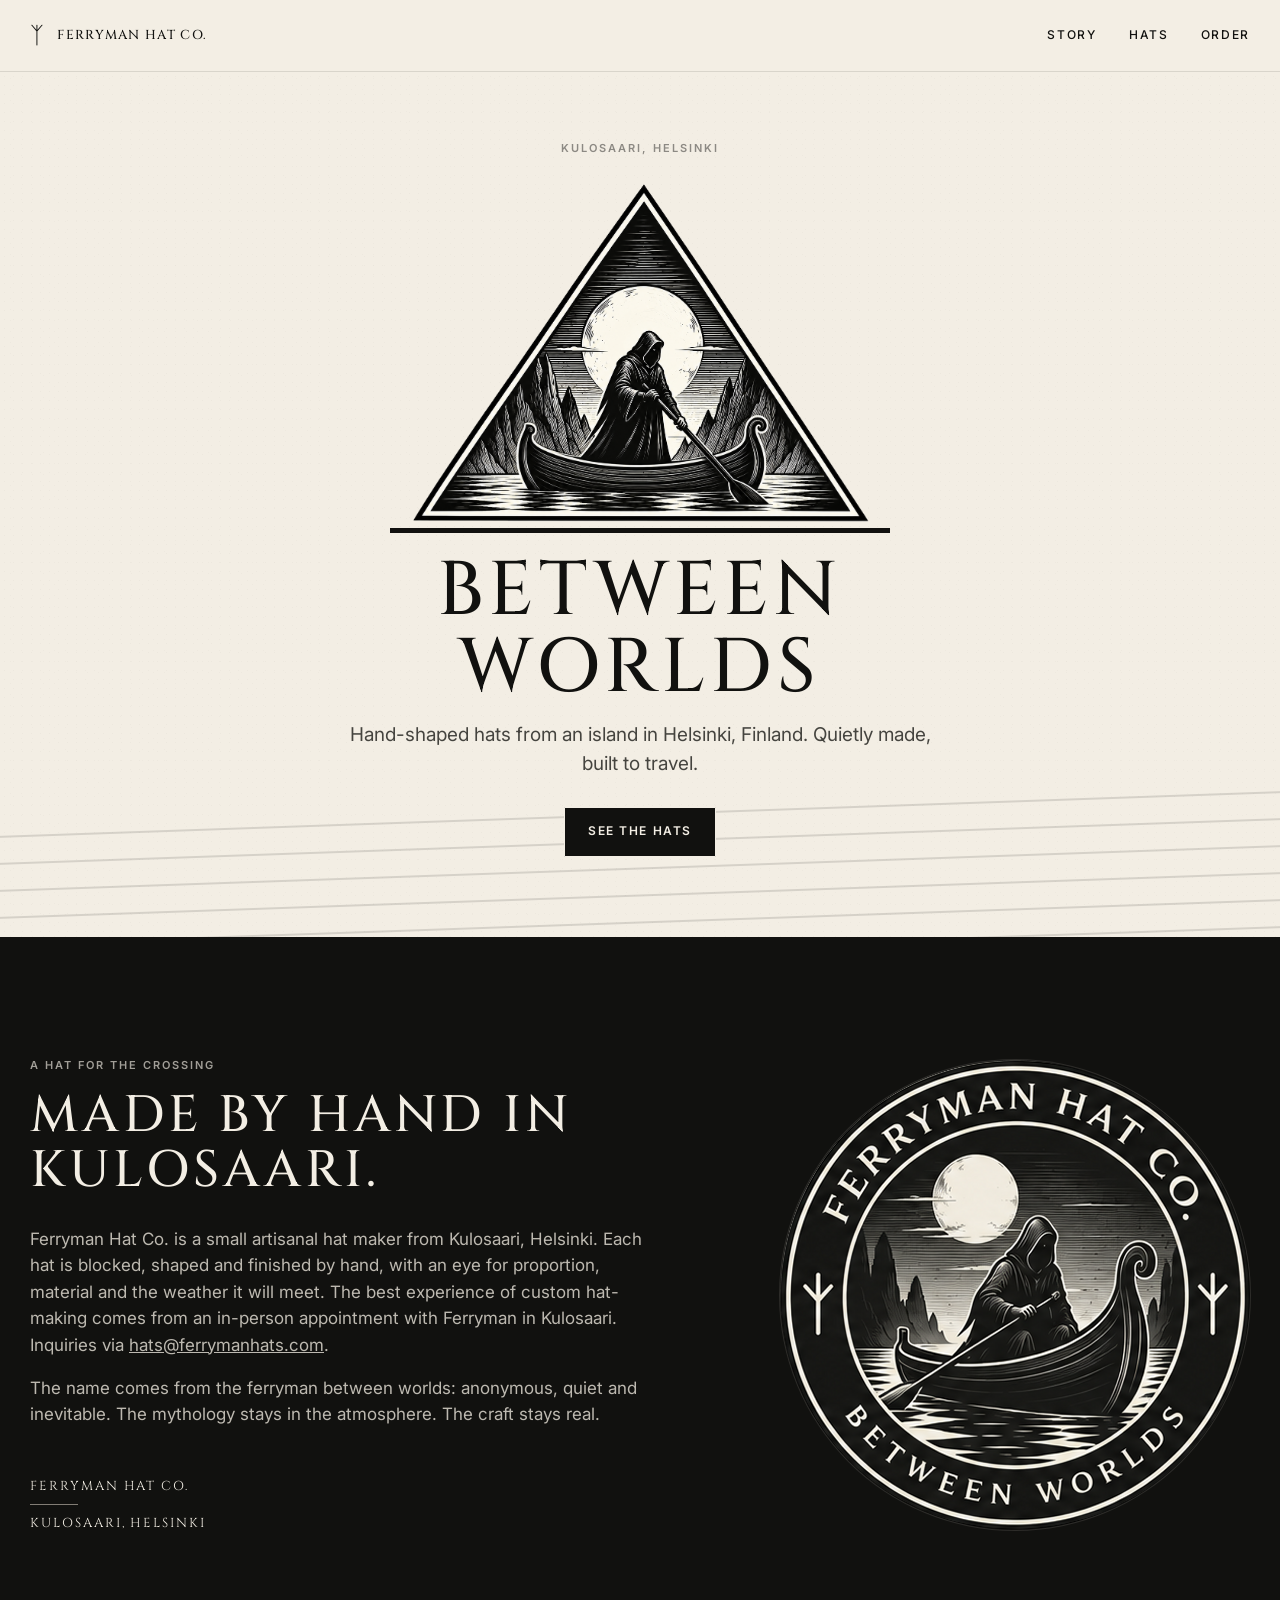
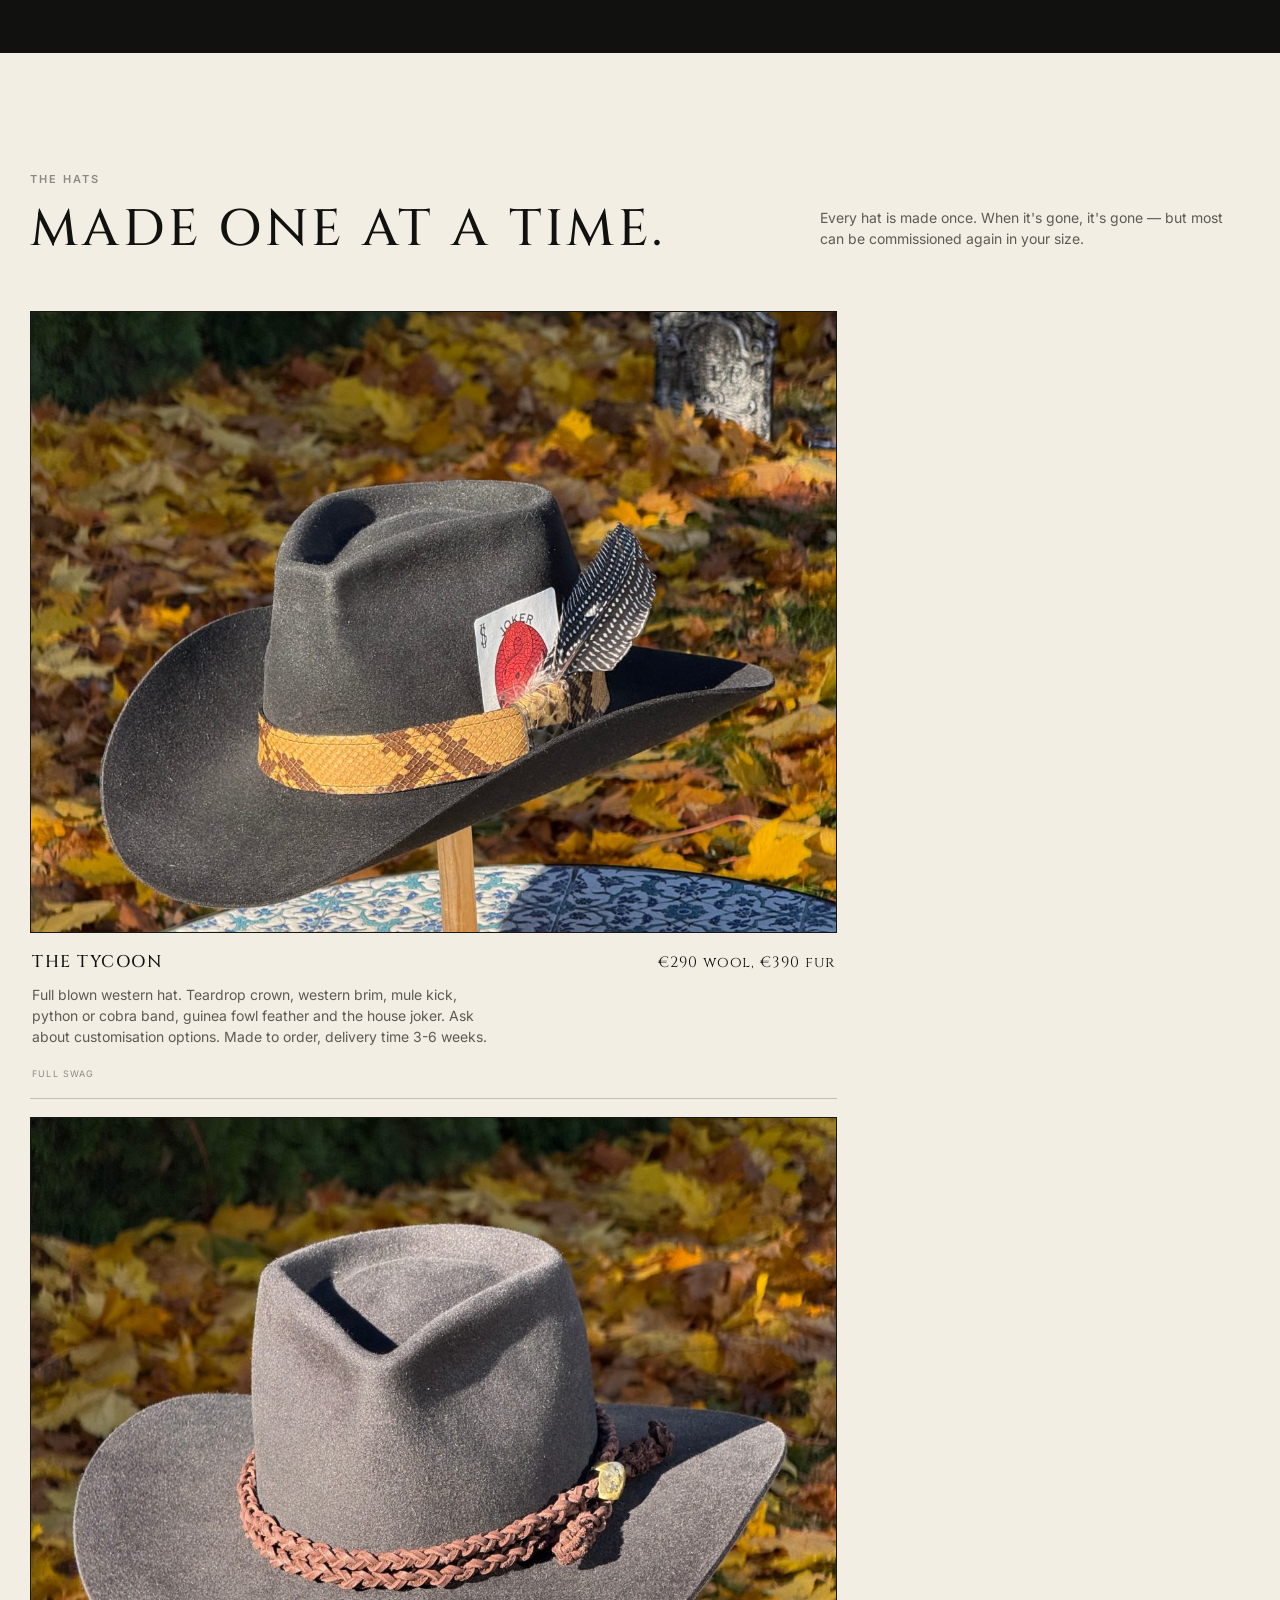
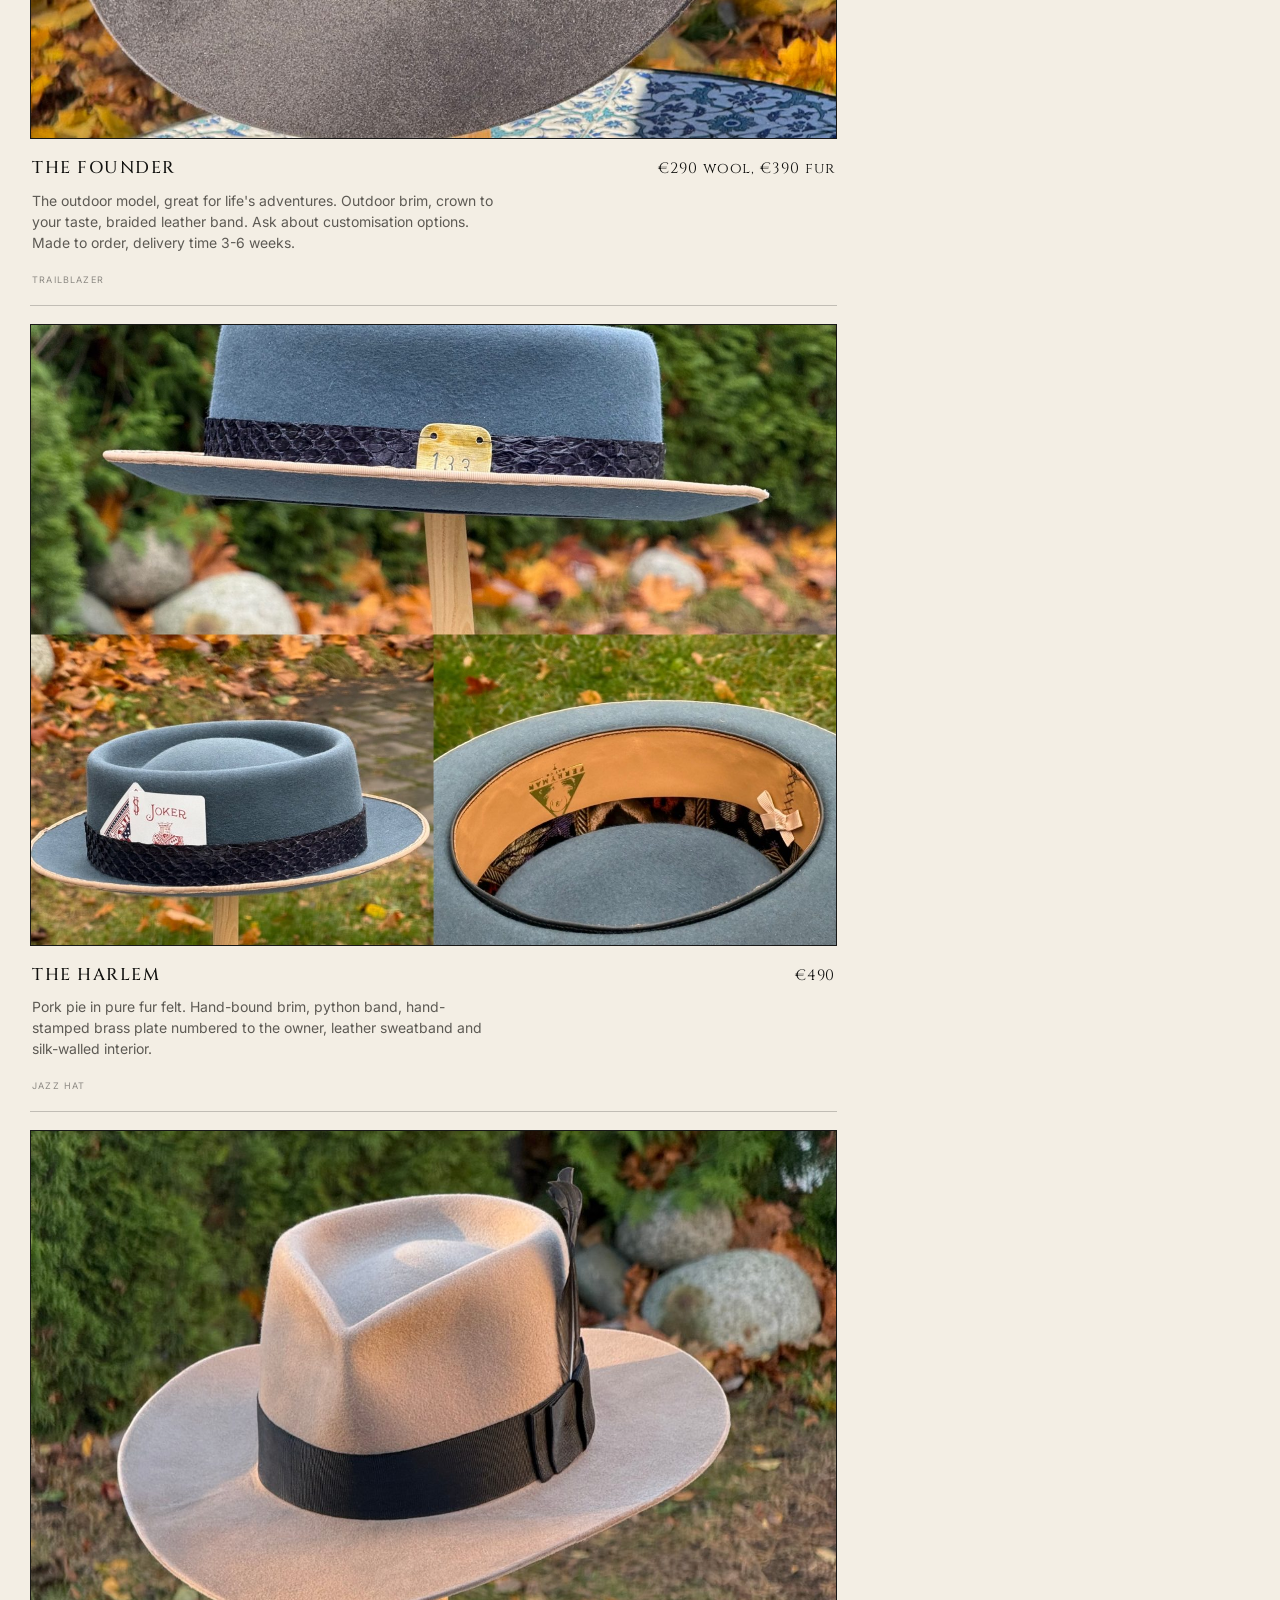
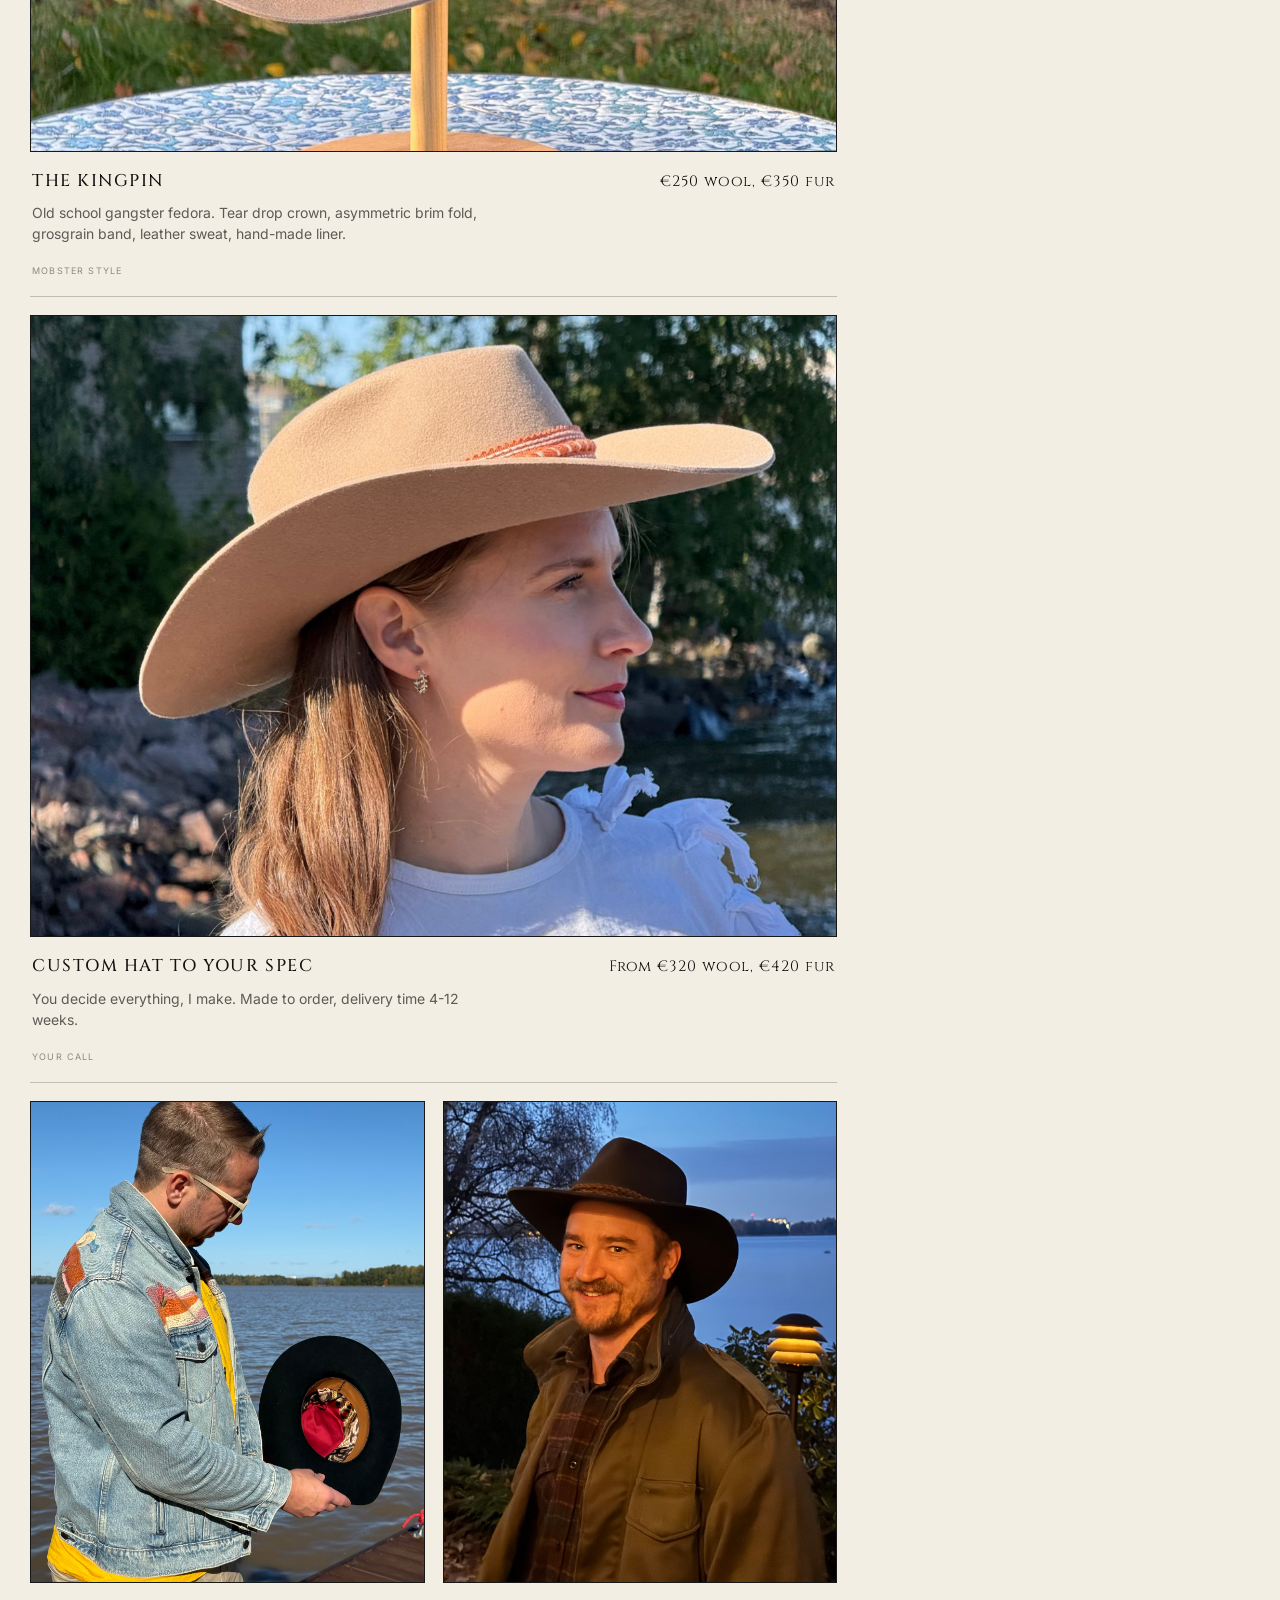
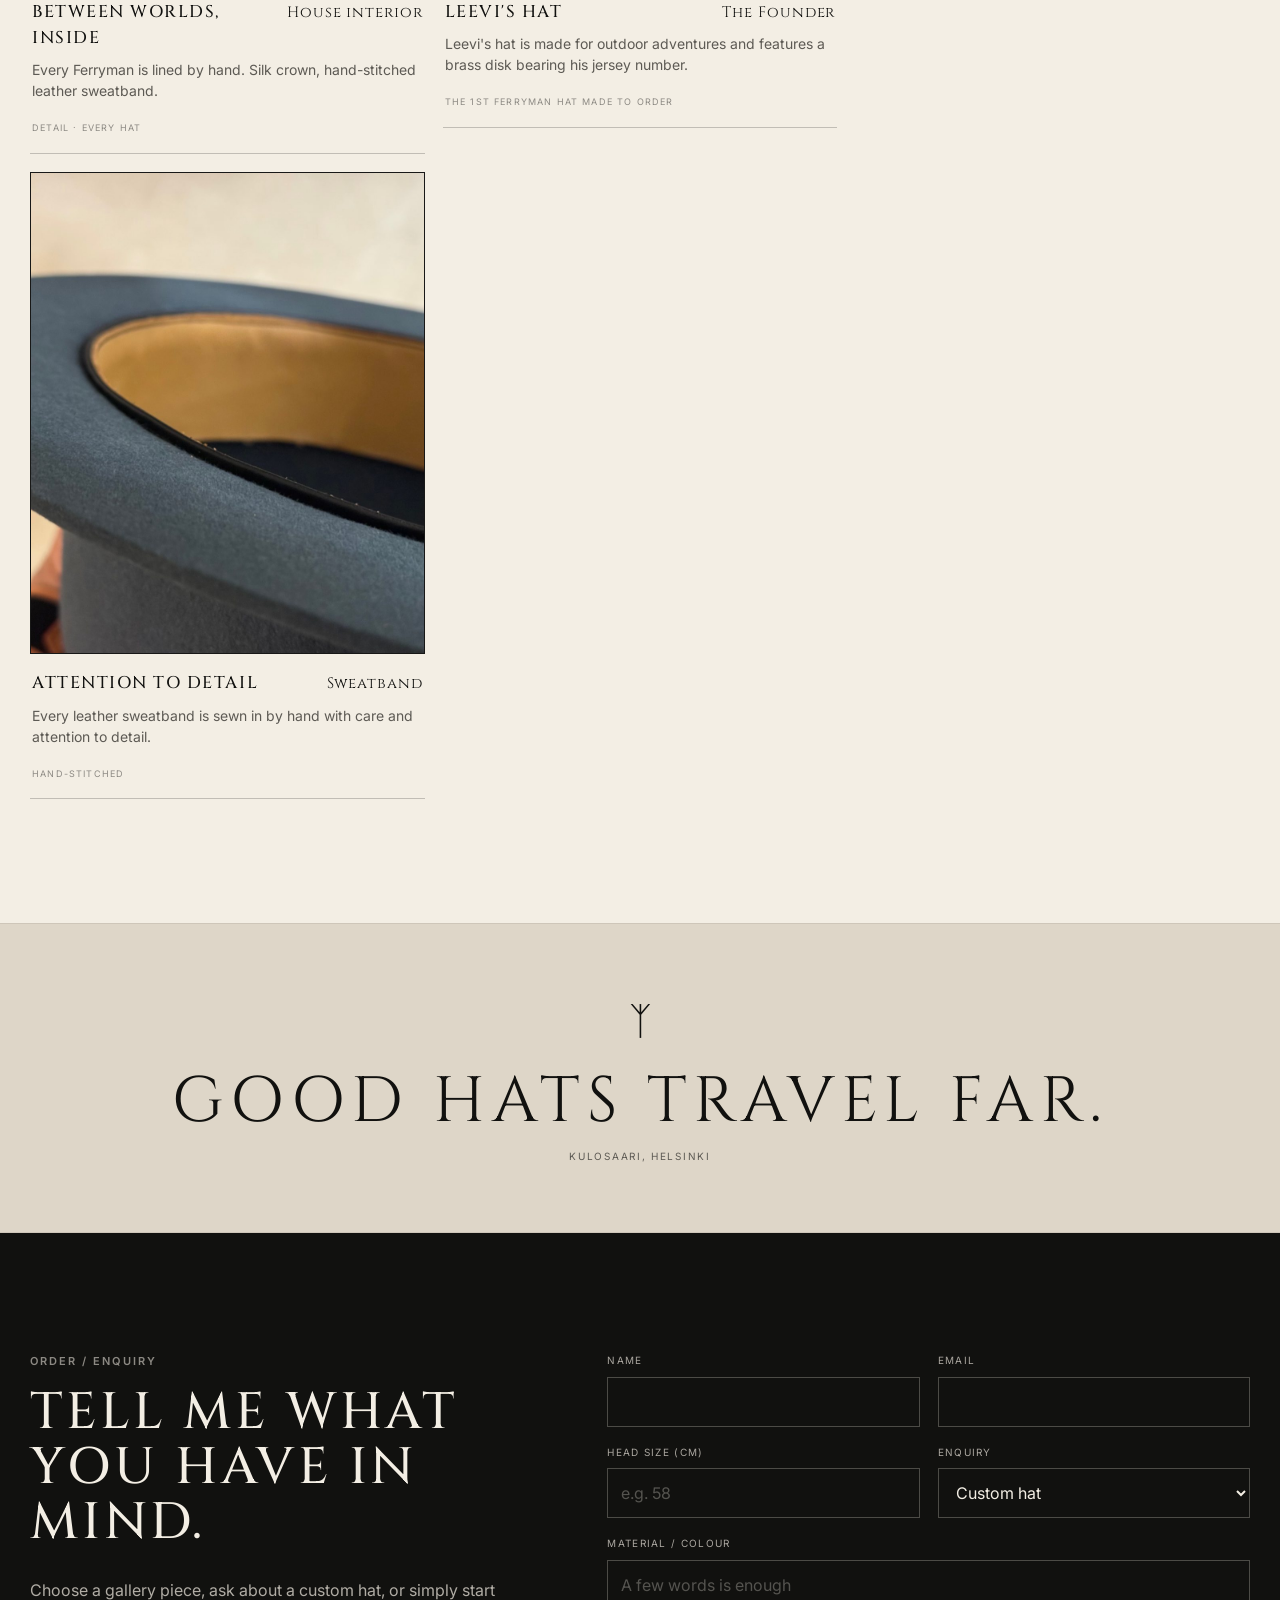
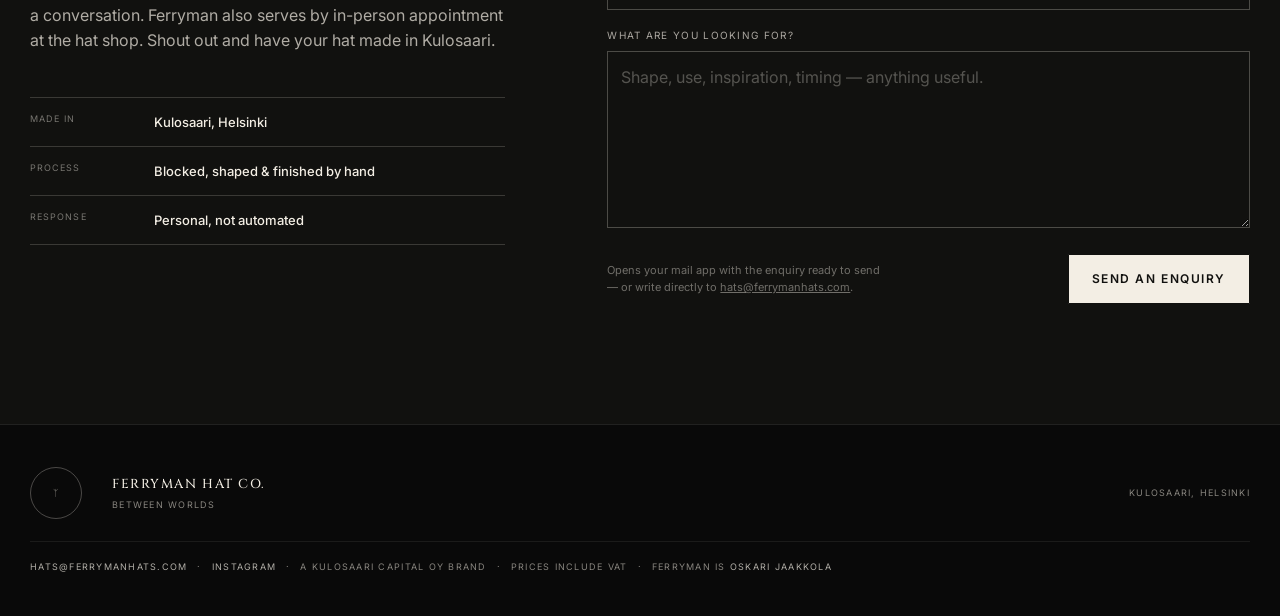
<file: index.html>
<!doctype html>
<html lang="en">
<head>
  <meta charset="utf-8" />
  <meta name="viewport" content="width=device-width, initial-scale=1" />
  <meta name="description" content="Ferryman Hat Co. — bespoke fur and wool felt hats, blocked, shaped and finished by hand in Kulosaari, Helsinki." />
  <title>Ferryman Hat Co. — Between Worlds</title>
  <link rel="canonical" href="https://ferrymanhats.com/" />
  <meta property="og:type" content="website" />
  <meta property="og:site_name" content="Ferryman Hat Co." />
  <meta property="og:title" content="Ferryman Hat Co. — Between Worlds" />
  <meta property="og:description" content="Bespoke fur and wool felt hats, blocked, shaped and finished by hand in Kulosaari, Helsinki." />
  <meta property="og:url" content="https://ferrymanhats.com/" />
  <meta property="og:image" content="https://ferrymanhats.com/assets/og-image.jpg" />
  <meta property="og:image:width" content="1200" />
  <meta property="og:image:height" content="630" />
  <meta name="twitter:card" content="summary_large_image" />
  <meta name="twitter:title" content="Ferryman Hat Co. — Between Worlds" />
  <meta name="twitter:description" content="Bespoke hats made by hand in Kulosaari, Helsinki." />
  <meta name="twitter:image" content="https://ferrymanhats.com/assets/og-image.jpg" />
  <meta name="theme-color" content="#11110f" />
  <link rel="icon" href="assets/favicon.svg" type="image/svg+xml" />
  <link rel="icon" href="assets/favicon-32.png" type="image/png" sizes="32x32" />
  <link rel="apple-touch-icon" href="assets/apple-touch-icon.png" />
  <link rel="preconnect" href="https://fonts.googleapis.com">
  <link rel="preconnect" href="https://fonts.gstatic.com" crossorigin>
  <link href="https://fonts.googleapis.com/css2?family=Cinzel:wght@400;500;600&family=Inter:wght@400;500;600&display=swap" rel="stylesheet">
  <link rel="stylesheet" href="styles.css" />
</head>
<body>
  <header class="site-header" id="top">
    <a class="brand-mini" href="#top" aria-label="Ferryman Hat Co. home">
      <span class="algiz" aria-hidden="true">ᛉ</span>
      <span>Ferryman Hat Co.</span>
    </a>
    <nav class="nav" aria-label="Primary navigation">
      <a href="#story">Story</a>
      <a href="#hats">Hats</a>
      <a href="#order">Order</a>
    </nav>
  </header>

  <main>
    <section class="hero" aria-labelledby="hero-title">
      <div class="hero-grain" aria-hidden="true"></div>
      <div class="hero-inner">
        <p class="eyebrow">Kulosaari, Helsinki</p>
        <img class="hero-logo" src="assets/triangle-logo-alpha.png" alt="Ferryman Hat Co. triangular ferryman logo" />
        <div class="hero-rule" aria-hidden="true"></div>
        <h1 id="hero-title">Between Worlds</h1>
        <p class="hero-copy">Hand-shaped hats from an island in Helsinki, Finland. Quietly made, built to travel.</p>
        <a class="button button-dark" href="#hats">See the hats</a>
      </div>
      <div class="water-lines" aria-hidden="true"></div>
    </section>

    <section class="story section-dark" id="story" aria-labelledby="story-title">
      <div class="story-copy">
        <p class="eyebrow eyebrow-light">A hat for the crossing</p>
        <h2 id="story-title">Made by hand in Kulosaari.</h2>
        <p>Ferryman Hat Co. is a small artisanal hat maker from Kulosaari, Helsinki. Each hat is blocked, shaped and finished by hand, with an eye for proportion, material and the weather it will meet. The best experience of custom hat-making comes from an in-person appointment with Ferryman in Kulosaari. Inquiries via <a href="mailto:hats@ferrymanhats.com">hats@ferrymanhats.com</a>.</p>
        <p>The name comes from the ferryman between worlds: anonymous, quiet and inevitable. The mythology stays in the atmosphere. The craft stays real.</p>
        <div class="origin-lockup">
          <span>FERRYMAN HAT CO.</span>
          <i aria-hidden="true"></i>
          <span>KULOSAARI, HELSINKI</span>
        </div>
      </div>
      <div class="story-seal">
        <img src="assets/round-logo-circle.png" alt="Ferryman Hat Co. round badge, Between Worlds" />
      </div>
    </section>

    <section class="gallery" id="hats" aria-labelledby="gallery-title">
      <div class="section-heading">
        <div>
          <p class="eyebrow">The hats</p>
          <h2 id="gallery-title">Made one at a time.</h2>
        </div>
        <p class="section-note">Every hat is made once. When it's gone, it's gone — but most can be commissioned again in your size.</p>
      </div>

      <div class="hat-grid" id="hat-grid">
        <noscript><p>Enable JavaScript to see the hats.</p></noscript>
      </div>
    </section>

    <section class="quote-band" aria-label="Brand statement">
      <div class="quote-rune" aria-hidden="true">ᛉ</div>
      <p>Good hats travel far.</p>
      <span>Kulosaari, Helsinki</span>
    </section>

    <section class="order" id="order" aria-labelledby="order-title">
      <div class="order-intro">
        <p class="eyebrow">Order / enquiry</p>
        <h2 id="order-title">Tell me what you have in mind.</h2>
        <p>Choose a gallery piece, ask about a custom hat, or simply start a conversation. Ferryman also serves by in-person appointment at the hat shop. Shout out and have your hat made in Kulosaari.</p>
        <div class="order-details">
          <div><span>Made in</span><strong>Kulosaari, Helsinki</strong></div>
          <div><span>Process</span><strong>Blocked, shaped &amp; finished by hand</strong></div>
          <div><span>Response</span><strong>Personal, not automated</strong></div>
        </div>
      </div>

      <form class="order-form" id="order-form">
        <div class="field-grid two">
          <label><span>Name</span><input name="name" autocomplete="name" required /></label>
          <label><span>Email</span><input type="email" name="email" autocomplete="email" required /></label>
        </div>
        <div class="field-grid two">
          <label><span>Head size (cm)</span><input name="headSize" inputmode="decimal" placeholder="e.g. 58" /></label>
          <label><span>Enquiry</span>
            <select name="enquiry">
              <option>Custom hat</option>
              <option>Gallery piece</option>
              <option>Repair / reshape</option>
              <option>Not sure yet</option>
            </select>
          </label>
        </div>
        <label><span>Material / colour</span><input name="material" placeholder="A few words is enough" /></label>
        <label><span>What are you looking for?</span><textarea name="notes" rows="6" placeholder="Shape, use, inspiration, timing — anything useful."></textarea></label>
        <div class="form-footer">
          <p id="form-status">Opens your mail app with the enquiry ready to send — or write directly to <a href="mailto:hats@ferrymanhats.com">hats@ferrymanhats.com</a>.</p>
          <button class="button button-light" type="submit">Send an enquiry</button>
        </div>
      </form>
    </section>
  </main>

  <footer class="footer">
    <div class="footer-mark"><span class="algiz" aria-hidden="true">ᛉ</span></div>
    <div>
      <strong>Ferryman Hat Co.</strong>
      <span>Between Worlds</span>
    </div>
    <div class="footer-origin">Kulosaari, Helsinki</div>
    <div class="footer-legal">
      <a href="mailto:hats@ferrymanhats.com">hats@ferrymanhats.com</a>
      <span aria-hidden="true">·</span>
      <a href="https://www.instagram.com/ferrymanhats/" rel="me noopener" target="_blank">Instagram</a>
      <span aria-hidden="true">·</span>
      <span>A Kulosaari Capital Oy brand</span>
      <span aria-hidden="true">·</span>
      <span>Prices include VAT</span>
      <span aria-hidden="true">·</span>
      <span>Ferryman is <a href="https://www.linkedin.com/in/oskari-jaakkola-cfa-745a1527/">Oskari Jaakkola</a></span>
    </div>
  </footer>

  <script src="script.js"></script>
<script data-goatcounter="https://ferrymanhats.goatcounter.com/count"
        async src="//gc.zgo.at/count.js"></script>
</body>
</html>
</file>
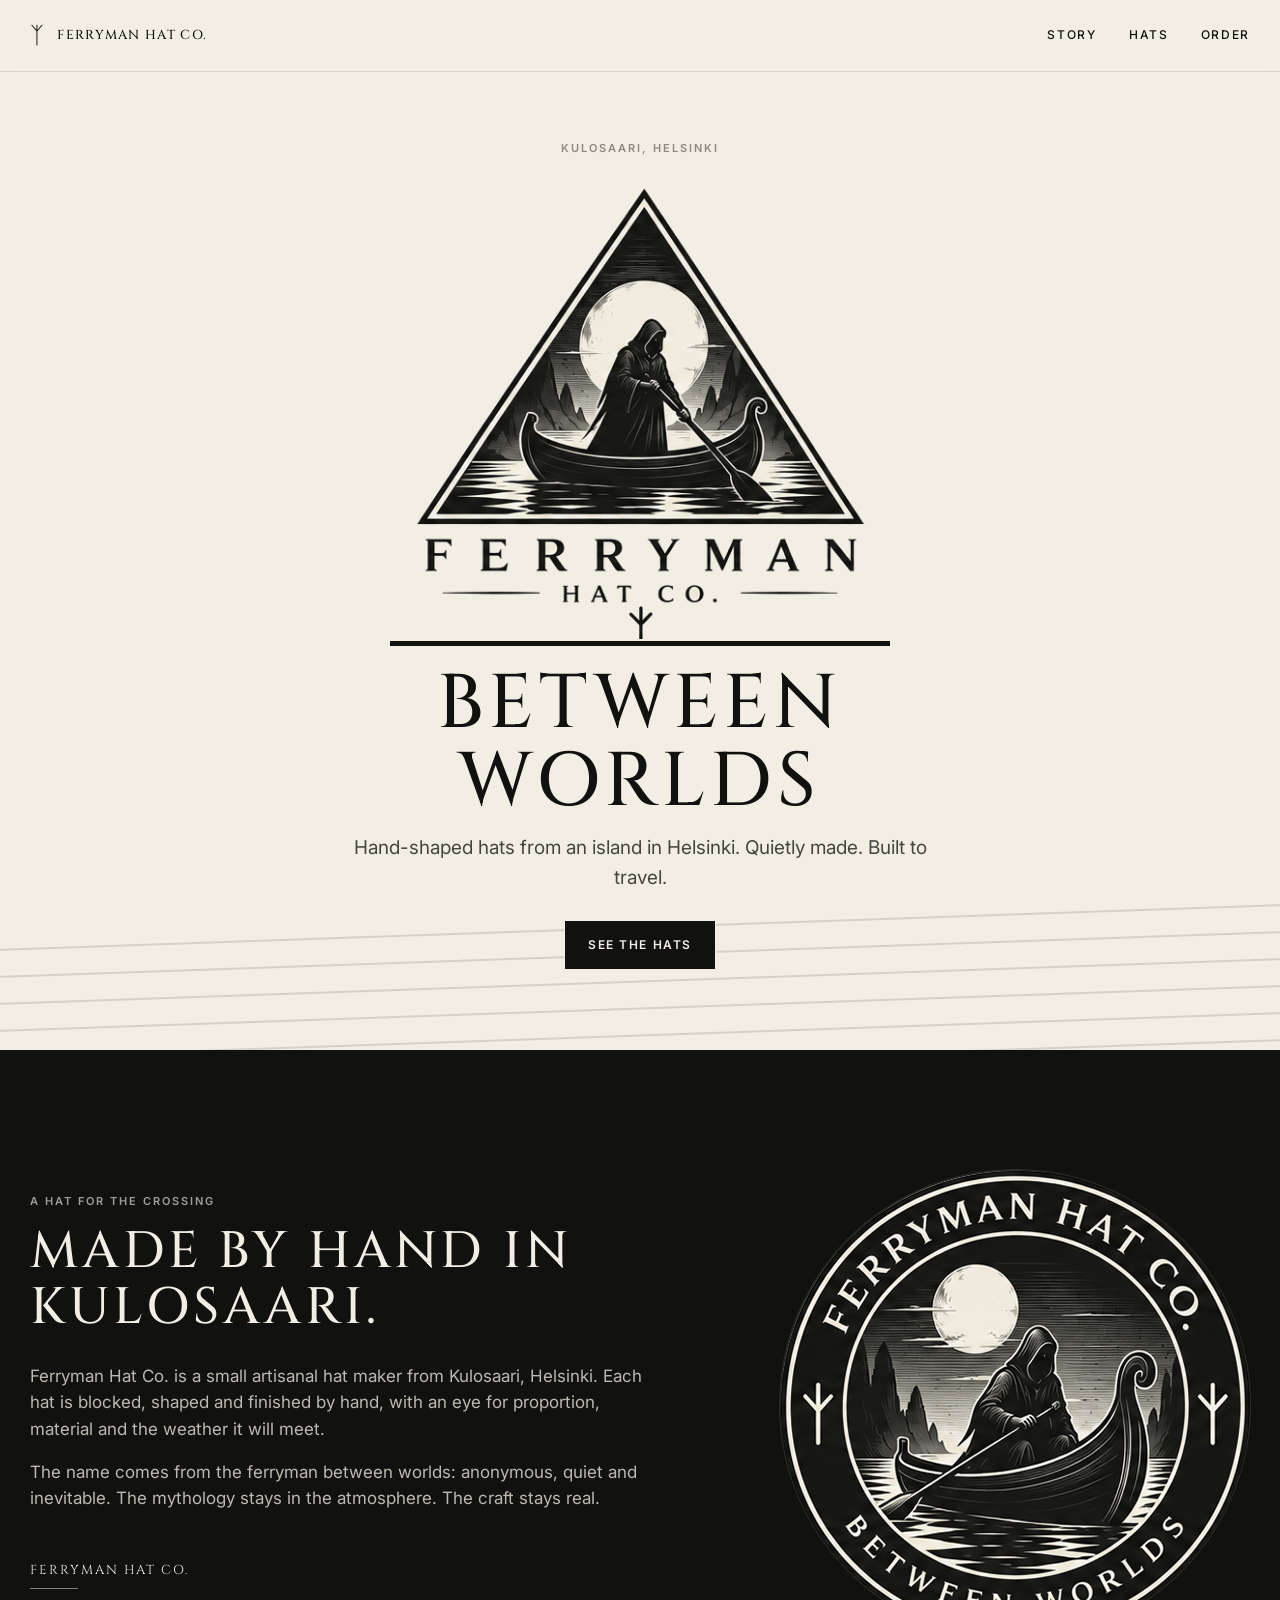
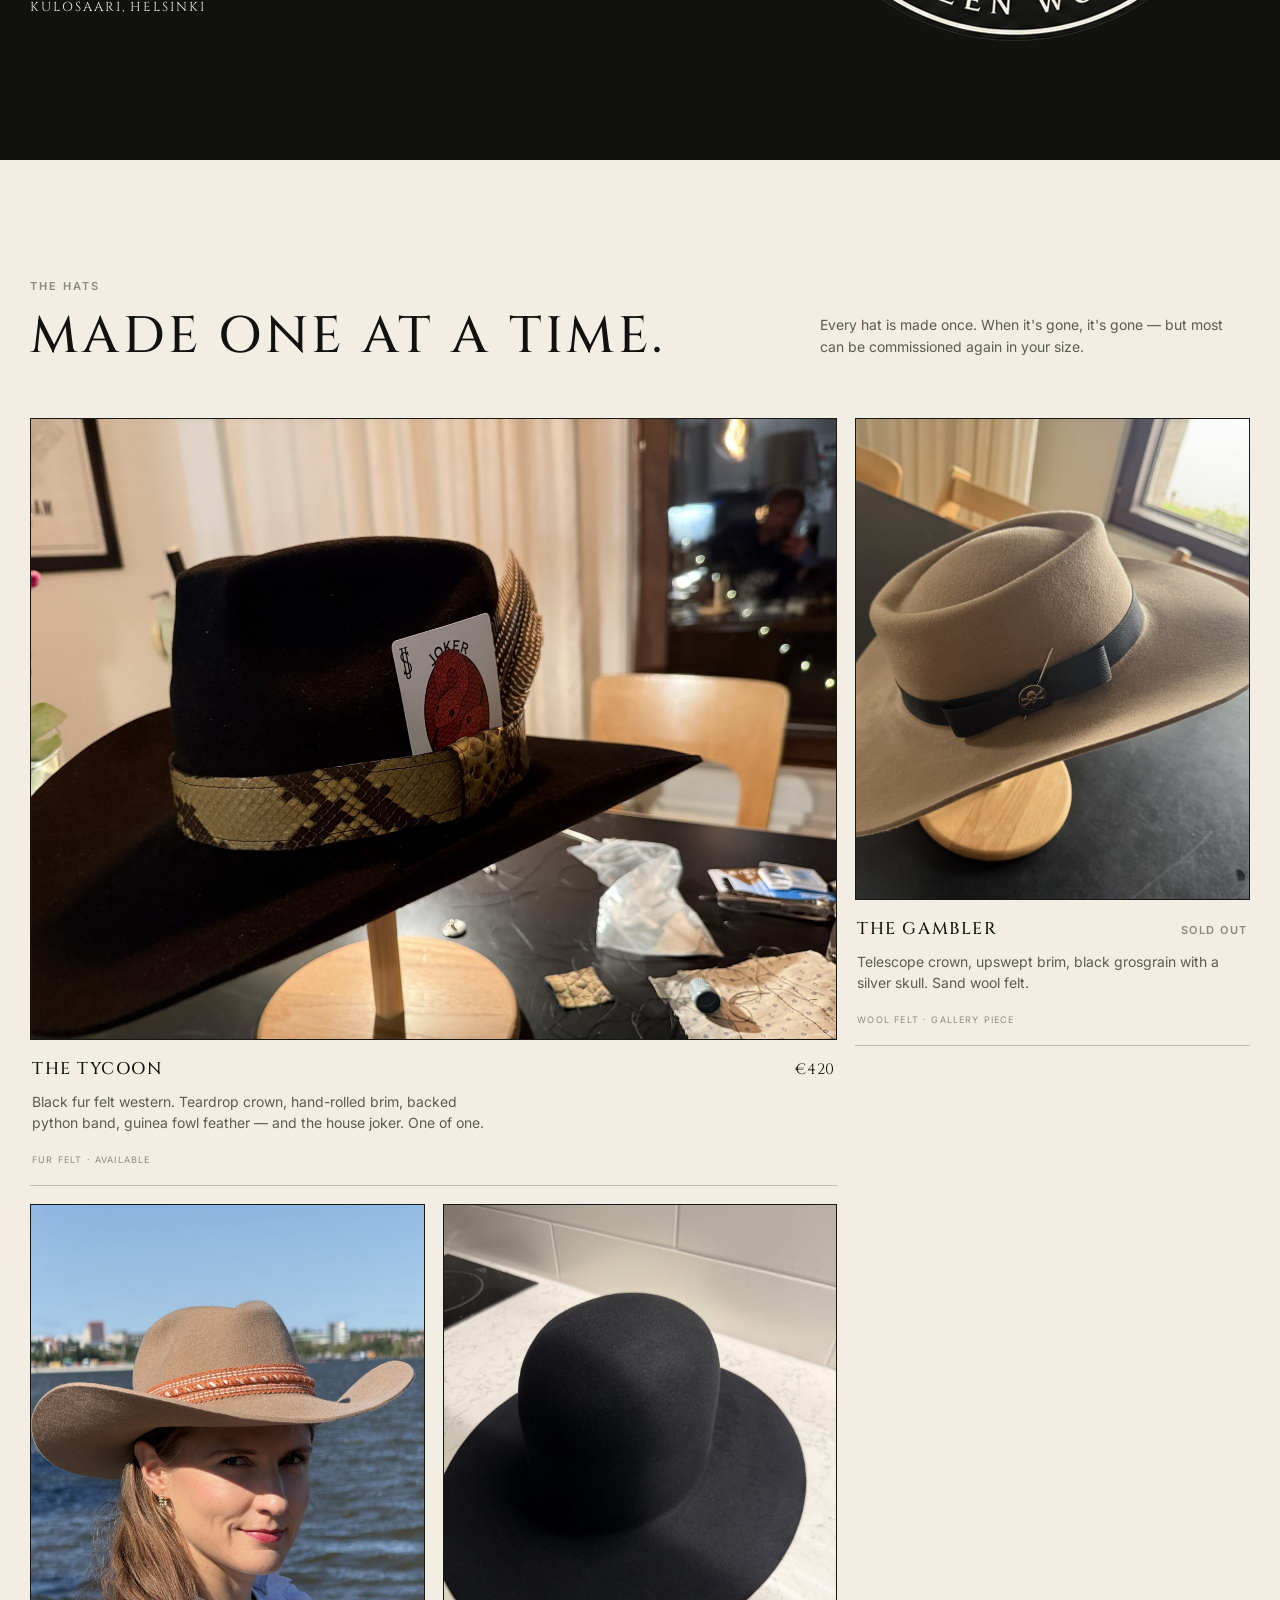
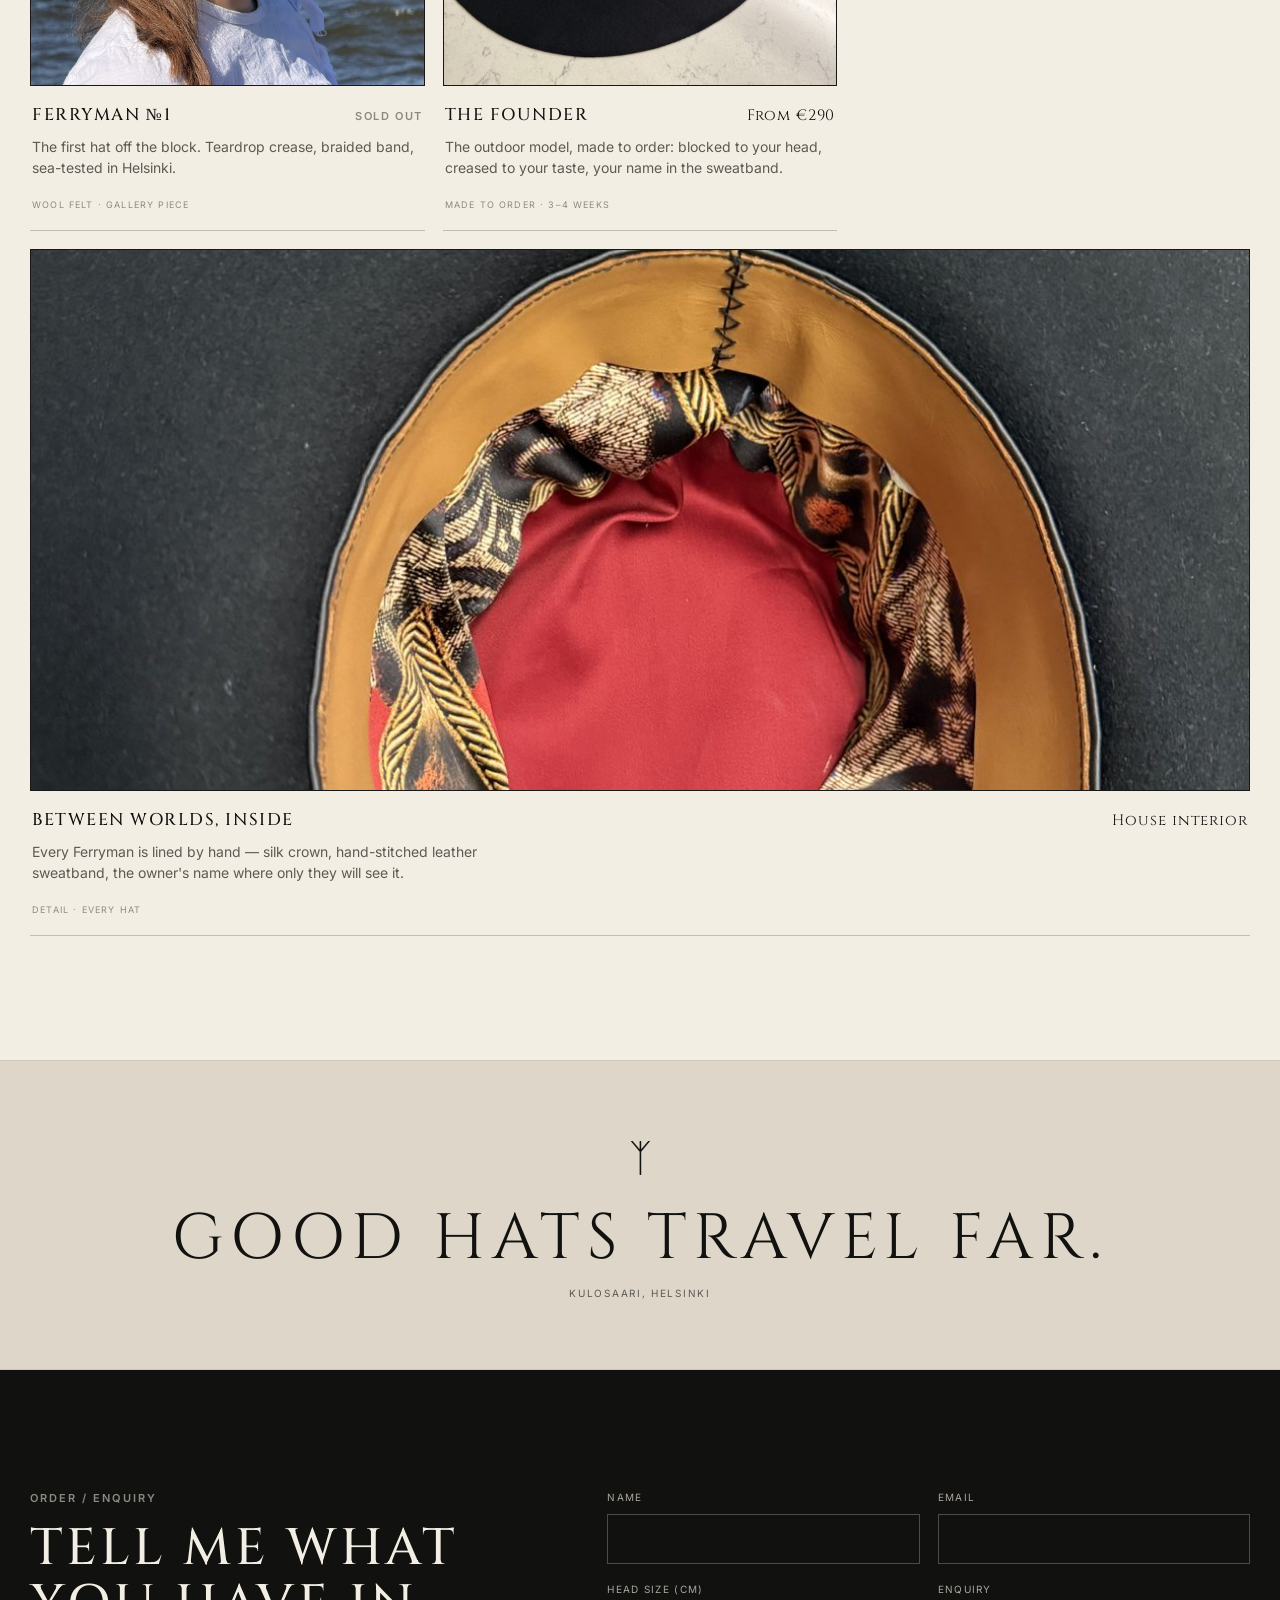
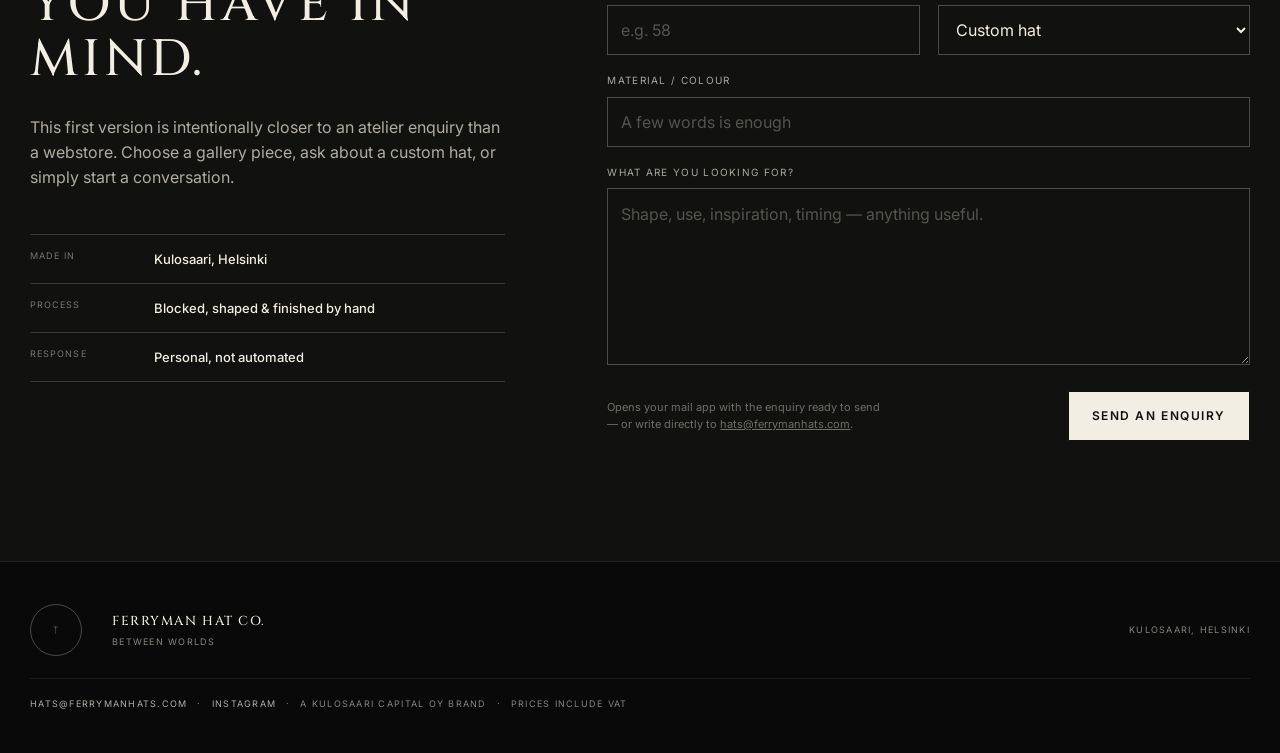
<file: ferrymanhats-site/index.html>
<!doctype html>
<html lang="en">
<head>
  <meta charset="utf-8" />
  <meta name="viewport" content="width=device-width, initial-scale=1" />
  <meta name="description" content="Ferryman Hat Co. — bespoke fur and wool felt hats, blocked, shaped and finished by hand in Kulosaari, Helsinki." />
  <title>Ferryman Hat Co. — Between Worlds</title>
  <link rel="canonical" href="https://ferrymanhats.com/" />
  <meta property="og:type" content="website" />
  <meta property="og:site_name" content="Ferryman Hat Co." />
  <meta property="og:title" content="Ferryman Hat Co. — Between Worlds" />
  <meta property="og:description" content="Bespoke fur and wool felt hats, blocked, shaped and finished by hand in Kulosaari, Helsinki." />
  <meta property="og:url" content="https://ferrymanhats.com/" />
  <meta property="og:image" content="https://ferrymanhats.com/assets/og-image.jpg" />
  <meta property="og:image:width" content="1200" />
  <meta property="og:image:height" content="630" />
  <meta name="twitter:card" content="summary_large_image" />
  <meta name="twitter:title" content="Ferryman Hat Co. — Between Worlds" />
  <meta name="twitter:description" content="Bespoke hats made by hand in Kulosaari, Helsinki." />
  <meta name="twitter:image" content="https://ferrymanhats.com/assets/og-image.jpg" />
  <meta name="theme-color" content="#11110f" />
  <link rel="icon" href="assets/favicon.svg" type="image/svg+xml" />
  <link rel="icon" href="assets/favicon-32.png" type="image/png" sizes="32x32" />
  <link rel="apple-touch-icon" href="assets/apple-touch-icon.png" />
  <link rel="preconnect" href="https://fonts.googleapis.com">
  <link rel="preconnect" href="https://fonts.gstatic.com" crossorigin>
  <link href="https://fonts.googleapis.com/css2?family=Cinzel:wght@400;500;600&family=Inter:wght@400;500;600&display=swap" rel="stylesheet">
  <link rel="stylesheet" href="styles.css" />
</head>
<body>
  <header class="site-header" id="top">
    <a class="brand-mini" href="#top" aria-label="Ferryman Hat Co. home">
      <span class="algiz" aria-hidden="true">ᛉ</span>
      <span>Ferryman Hat Co.</span>
    </a>
    <nav class="nav" aria-label="Primary navigation">
      <a href="#story">Story</a>
      <a href="#hats">Hats</a>
      <a href="#order">Order</a>
    </nav>
  </header>

  <main>
    <section class="hero" aria-labelledby="hero-title">
      <div class="hero-grain" aria-hidden="true"></div>
      <div class="hero-inner">
        <p class="eyebrow">Kulosaari, Helsinki</p>
        <img class="hero-logo" src="assets/triangle-logo-alpha.png" alt="Ferryman Hat Co. triangular ferryman logo" />
        <div class="hero-rule" aria-hidden="true"></div>
        <h1 id="hero-title">Between Worlds</h1>
        <p class="hero-copy">Hand-shaped hats from an island in Helsinki. Quietly made. Built to travel.</p>
        <a class="button button-dark" href="#hats">See the hats</a>
      </div>
      <div class="water-lines" aria-hidden="true"></div>
    </section>

    <section class="story section-dark" id="story" aria-labelledby="story-title">
      <div class="story-copy">
        <p class="eyebrow eyebrow-light">A hat for the crossing</p>
        <h2 id="story-title">Made by hand in Kulosaari.</h2>
        <p>Ferryman Hat Co. is a small artisanal hat maker from Kulosaari, Helsinki. Each hat is blocked, shaped and finished by hand, with an eye for proportion, material and the weather it will meet.</p>
        <p>The name comes from the ferryman between worlds: anonymous, quiet and inevitable. The mythology stays in the atmosphere. The craft stays real.</p>
        <div class="origin-lockup">
          <span>FERRYMAN HAT CO.</span>
          <i aria-hidden="true"></i>
          <span>KULOSAARI, HELSINKI</span>
        </div>
      </div>
      <div class="story-seal">
        <img src="assets/round-logo-circle.png" alt="Ferryman Hat Co. round badge, Between Worlds" />
      </div>
    </section>

    <section class="gallery" id="hats" aria-labelledby="gallery-title">
      <div class="section-heading">
        <div>
          <p class="eyebrow">The hats</p>
          <h2 id="gallery-title">Made one at a time.</h2>
        </div>
        <p class="section-note">Every hat is made once. When it's gone, it's gone — but most can be commissioned again in your size.</p>
      </div>

      <div class="hat-grid" id="hat-grid">
        <noscript><p>Enable JavaScript to see the hats.</p></noscript>
      </div>
    </section>

    <section class="quote-band" aria-label="Brand statement">
      <div class="quote-rune" aria-hidden="true">ᛉ</div>
      <p>Good hats travel far.</p>
      <span>Kulosaari, Helsinki</span>
    </section>

    <section class="order" id="order" aria-labelledby="order-title">
      <div class="order-intro">
        <p class="eyebrow">Order / enquiry</p>
        <h2 id="order-title">Tell me what you have in mind.</h2>
        <p>This first version is intentionally closer to an atelier enquiry than a webstore. Choose a gallery piece, ask about a custom hat, or simply start a conversation.</p>
        <div class="order-details">
          <div><span>Made in</span><strong>Kulosaari, Helsinki</strong></div>
          <div><span>Process</span><strong>Blocked, shaped &amp; finished by hand</strong></div>
          <div><span>Response</span><strong>Personal, not automated</strong></div>
        </div>
      </div>

      <form class="order-form" id="order-form">
        <div class="field-grid two">
          <label><span>Name</span><input name="name" autocomplete="name" required /></label>
          <label><span>Email</span><input type="email" name="email" autocomplete="email" required /></label>
        </div>
        <div class="field-grid two">
          <label><span>Head size (cm)</span><input name="headSize" inputmode="decimal" placeholder="e.g. 58" /></label>
          <label><span>Enquiry</span>
            <select name="enquiry">
              <option>Custom hat</option>
              <option>Gallery piece</option>
              <option>Repair / reshape</option>
              <option>Not sure yet</option>
            </select>
          </label>
        </div>
        <label><span>Material / colour</span><input name="material" placeholder="A few words is enough" /></label>
        <label><span>What are you looking for?</span><textarea name="notes" rows="6" placeholder="Shape, use, inspiration, timing — anything useful."></textarea></label>
        <div class="form-footer">
          <p id="form-status">Opens your mail app with the enquiry ready to send — or write directly to <a href="mailto:hats@ferrymanhats.com">hats@ferrymanhats.com</a>.</p>
          <button class="button button-light" type="submit">Send an enquiry</button>
        </div>
      </form>
    </section>
  </main>

  <footer class="footer">
    <div class="footer-mark"><span class="algiz" aria-hidden="true">ᛉ</span></div>
    <div>
      <strong>Ferryman Hat Co.</strong>
      <span>Between Worlds</span>
    </div>
    <div class="footer-origin">Kulosaari, Helsinki</div>
    <div class="footer-legal">
      <a href="mailto:hats@ferrymanhats.com">hats@ferrymanhats.com</a>
      <span aria-hidden="true">·</span>
      <a href="https://www.instagram.com/ferrymanhats/" rel="me noopener" target="_blank">Instagram</a>
      <span aria-hidden="true">·</span>
      <span>A Kulosaari Capital Oy brand</span>
      <span aria-hidden="true">·</span>
      <span>Prices include VAT</span>
    </div>
  </footer>

  <script src="script.js"></script>
</body>
</html>
</file>
<file: styles.css>
:root {
  --ink: #11110f;
  --ivory: #f3eee4;
  --paper: #ded6c8;
  --ash: #8c8983;
  --line: rgba(17, 17, 15, 0.22);
  --display: "Cinzel", Georgia, serif;
  --sans: "Inter", Arial, sans-serif;
  --page: min(1220px, calc(100vw - 48px));
}

* { box-sizing: border-box; }
html { scroll-behavior: smooth; }
body {
  margin: 0;
  background: var(--ivory);
  color: var(--ink);
  font-family: var(--sans);
  font-size: 16px;
  line-height: 1.55;
  -webkit-font-smoothing: antialiased;
}
a { color: inherit; }
img { display: block; max-width: 100%; }
button, input, textarea, select { font: inherit; }

.site-header {
  position: fixed;
  z-index: 30;
  top: 0;
  left: 0;
  right: 0;
  display: flex;
  justify-content: space-between;
  align-items: center;
  height: 72px;
  padding: 0 max(24px, calc((100vw - 1220px) / 2));
  color: var(--ink);
  background: color-mix(in srgb, var(--ivory) 88%, transparent);
  border-bottom: 1px solid rgba(17,17,15,.11);
  backdrop-filter: blur(14px);
}
.brand-mini {
  display: inline-flex;
  gap: 12px;
  align-items: center;
  text-decoration: none;
  font-family: var(--display);
  text-transform: uppercase;
  letter-spacing: .10em;
  font-size: 13px;
  font-weight: 500;
}
.algiz { font-family: serif; font-size: 23px; line-height: 1; }
.nav { display: flex; gap: 32px; }
.nav a {
  text-decoration: none;
  text-transform: uppercase;
  letter-spacing: .14em;
  font-size: 12px;
  font-weight: 500;
}
.nav a:hover { opacity: .55; }

.hero {
  position: relative;
  min-height: 100vh;
  padding-top: 92px;
  overflow: hidden;
  display: grid;
  place-items: center;
  background: var(--ivory);
}
.hero-inner {
  position: relative;
  z-index: 2;
  width: min(760px, calc(100vw - 40px));
  margin: 48px auto 80px;
  text-align: center;
}
.hero-logo {
  width: min(465px, 67vw);
  margin: 22px auto 0;

}
.hero-rule {
  width: min(500px, 72vw);
  height: 5px;
  margin: 2px auto 20px;
  background: var(--ink);
}
.eyebrow {
  margin: 0 0 14px;
  color: var(--ash);
  text-transform: uppercase;
  letter-spacing: .18em;
  font-size: 11px;
  font-weight: 600;
}
.eyebrow-light { color: rgba(243,238,228,.64); }
.hero h1, h2 {
  font-family: var(--display);
  text-transform: uppercase;
  letter-spacing: .075em;
  font-weight: 500;
}
.hero h1 {
  margin: 12px 0 12px;
  font-size: clamp(42px, 6vw, 76px);
  line-height: 1.02;
}
.hero-copy {
  max-width: 590px;
  margin: 0 auto 28px;
  color: #45443f;
  font-size: clamp(16px, 1.6vw, 19px);
}
.button {
  display: inline-flex;
  align-items: center;
  justify-content: center;
  min-height: 50px;
  padding: 0 23px;
  border: 1px solid currentColor;
  border-radius: 1px;
  text-decoration: none;
  text-transform: uppercase;
  letter-spacing: .13em;
  font-size: 12px;
  font-weight: 600;
  cursor: pointer;
  transition: transform 150ms ease, background-color 150ms ease, color 150ms ease;
}
.button:hover { transform: translateY(-2px); }
.button-dark { background: var(--ink); color: var(--ivory); }
.button-light { background: var(--ivory); color: var(--ink); }

.hero-grain {
  position: absolute;
  inset: 0;
  opacity: .16;
  pointer-events: none;
  background-image:
    radial-gradient(rgba(17,17,15,.15) .6px, transparent .6px),
    radial-gradient(rgba(17,17,15,.12) .4px, transparent .4px);
  background-position: 0 0, 5px 7px;
  background-size: 9px 9px, 11px 11px;
}
.water-lines {
  position: absolute;
  left: -10vw;
  right: -10vw;
  bottom: -60px;
  height: 200px;
  opacity: .13;
  background: repeating-linear-gradient(180deg, transparent 0 16px, var(--ink) 17px 18px, transparent 19px 27px);
  transform: skewY(-2deg);
  animation: water 16s ease-in-out infinite alternate;
}
@keyframes water { from { transform: translateX(-1.5%) skewY(-2deg); } to { transform: translateX(1.5%) skewY(-1deg); } }

.section-dark {
  background: var(--ink);
  color: var(--ivory);
}
.story {
  display: grid;
  grid-template-columns: minmax(0, 1.1fr) minmax(300px, .9fr);
  gap: clamp(50px, 8vw, 120px);
  padding: 120px max(24px, calc((100vw - 1220px) / 2));
  align-items: center;
}
.story h2, .gallery h2, .order h2 {
  margin: 0 0 28px;
  font-size: clamp(34px, 4vw, 56px);
  line-height: 1.08;
}
.story-copy > p:not(.eyebrow) {
  max-width: 660px;
  margin: 0 0 17px;
  color: rgba(243,238,228,.76);
  font-size: 17px;
}
.origin-lockup {
  margin-top: 48px;
  display: grid;
  gap: 8px;
  width: fit-content;
  font-family: var(--display);
  text-transform: uppercase;
  letter-spacing: .15em;
  font-size: 13px;
}
.origin-lockup i { width: 48px; height: 1px; background: var(--paper); opacity: .55; }
.story-seal {
  width: min(470px, 100%);
  margin-left: auto;
}
.story-seal img {
  width: 100%;
  height: auto;
  border-radius: 50%;
  box-shadow: 0 0 0 1px rgba(243,238,228,.12);
}

.gallery {
  width: var(--page);
  margin: auto;
  padding: 118px 0 124px;
}
.section-heading {
  display: grid;
  grid-template-columns: 1fr minmax(280px, 430px);
  gap: 64px;
  align-items: end;
  margin-bottom: 54px;
}
.section-heading h2 { margin-bottom: 0; }
.section-note { margin: 0 0 7px; color: #5d5a54; font-size: 14px; }
.hat-grid {
  display: grid;
  grid-template-columns: repeat(12, 1fr);
  gap: 18px;
}
/* Column placement comes from script.js via --col: larges own their row,
   standards pair up; every row is 8 cols wide except full-width cards. */
.hat-card { grid-column: var(--col, span 4); }
.hat-photo {
  position: relative;
  overflow: hidden;
  background: #1a1a18;
  border: 1px solid rgba(17,17,15,.14);
}
.hat-photo img {
  width: 100%;
  height: 480px;
  object-fit: cover;
  display: block;
  transition: transform 400ms ease;
}
.hat-card-large .hat-photo img { height: 620px; }
.hat-card-wide .hat-photo img { height: 540px; object-position: 50% 45%; }
.hat-card:hover .hat-photo img { transform: scale(1.02); }
.hat-info { padding: 16px 2px 6px; border-bottom: 1px solid var(--line); }
.hat-title {
  display: flex;
  justify-content: space-between;
  align-items: baseline;
  gap: 16px;
}
.hat-title h3 {
  margin: 0;
  font-family: var(--display);
  text-transform: uppercase;
  letter-spacing: .09em;
  font-weight: 500;
  font-size: 17px;
}
.hat-price {
  font-family: var(--display);
  letter-spacing: .06em;
  font-size: 15px;
  white-space: nowrap;
}
.hat-price.sold {
  color: var(--ash);
  text-transform: uppercase;
  letter-spacing: .14em;
  font-size: 11px;
  font-family: var(--sans);
  font-weight: 600;
}
.hat-info p {
  margin: 8px 0 12px;
  color: #5d5a54;
  font-size: 14px;
  line-height: 1.5;
  max-width: 52ch;
}
.hat-tag {
  display: inline-block;
  margin-bottom: 12px;
  text-transform: uppercase;
  letter-spacing: .13em;
  font-size: 9px;
  color: var(--ash);
}

.quote-band {
  min-height: 310px;
  padding: 64px 24px;
  display: grid;
  place-items: center;
  text-align: center;
  background: var(--paper);
  border-block: 1px solid rgba(17,17,15,.08);
}
.quote-band p {
  margin: 0;
  font-family: var(--display);
  text-transform: uppercase;
  letter-spacing: .105em;
  font-size: clamp(34px, 5vw, 66px);
  line-height: 1;
}
.quote-band > span {
  margin-top: 8px;
  color: #5d5a54;
  text-transform: uppercase;
  letter-spacing: .17em;
  font-size: 10px;
}
.quote-rune { font-family: serif; font-size: 38px; margin-bottom: 12px; }

.order {
  display: grid;
  grid-template-columns: .85fr 1.15fr;
  gap: clamp(50px, 8vw, 110px);
  padding: 120px max(24px, calc((100vw - 1220px) / 2));
  background: var(--ink);
  color: var(--ivory);
}
.order-intro > p:not(.eyebrow) { color: rgba(243,238,228,.70); max-width: 520px; }
.order-details {
  margin-top: 44px;
  border-top: 1px solid rgba(243,238,228,.18);
}
.order-details div {
  display: grid;
  grid-template-columns: 100px 1fr;
  gap: 24px;
  padding: 14px 0;
  border-bottom: 1px solid rgba(243,238,228,.18);
}
.order-details span { color: rgba(243,238,228,.46); text-transform: uppercase; letter-spacing: .12em; font-size: 9px; }
.order-details strong { font-size: 13px; font-weight: 500; }
.order-form { display: grid; gap: 18px; }
.field-grid { display: grid; gap: 18px; }
.field-grid.two { grid-template-columns: 1fr 1fr; }
label { display: grid; gap: 8px; }
label > span {
  text-transform: uppercase;
  letter-spacing: .13em;
  font-size: 10px;
  color: rgba(243,238,228,.68);
}
input, select, textarea {
  width: 100%;
  border: 1px solid rgba(243,238,228,.26);
  border-radius: 0;
  background: transparent;
  color: var(--ivory);
  outline: 0;
}
input, select { height: 50px; padding: 0 13px; }
textarea { padding: 13px; resize: vertical; }
select { background: var(--ink); }
input:focus, textarea:focus, select:focus { border-color: rgba(243,238,228,.70); }
input::placeholder, textarea::placeholder { color: rgba(243,238,228,.30); }
.form-footer {
  display: flex;
  align-items: center;
  justify-content: space-between;
  gap: 24px;
  padding-top: 8px;
}
.form-footer p { margin: 0; color: rgba(243,238,228,.42); font-size: 11px; max-width: 280px; }
.form-footer p.success { color: var(--paper); }

.footer {
  min-height: 170px;
  display: grid;
  grid-template-columns: 60px 1fr auto;
  gap: 22px;
  align-items: center;
  padding: 42px max(24px, calc((100vw - 1220px) / 2));
  background: #090909;
  color: var(--ivory);
  border-top: 1px solid rgba(243,238,228,.10);
}
.footer-mark {
  display: grid;
  place-items: center;
  width: 52px; height: 52px;
  border: 1px solid rgba(243,238,228,.28);
  border-radius: 50%;
}
.footer > div:nth-child(2) { display: grid; gap: 4px; }
.footer strong { font-family: var(--display); text-transform: uppercase; letter-spacing: .12em; font-weight: 500; font-size: 13px; }
.footer span, .footer-origin { color: rgba(243,238,228,.54); text-transform: uppercase; letter-spacing: .14em; font-size: 9px; }
.footer-legal {
  grid-column: 1 / -1;
  display: flex; flex-wrap: wrap; gap: 8px 10px;
  padding-top: 18px;
  border-top: 1px solid rgba(243,238,228,.08);
  color: rgba(243,238,228,.54);
  text-transform: uppercase; letter-spacing: .14em; font-size: 9px;
}
.footer-legal a { color: rgba(243,238,228,.72); text-decoration: none; }
.footer-legal a:hover { color: var(--ivory); }

@media (max-width: 820px) {
  :root { --page: calc(100vw - 32px); }
  .site-header { height: 64px; padding-inline: 16px; }
  .brand-mini span:last-child { display: none; }
  .nav { gap: 18px; }
  .nav a { font-size: 10px; }
  .hero { padding-top: 74px; }
  .hero-logo { width: min(400px, 82vw); }
  .hero-rule { width: min(430px, 88vw); }
  .story, .order { grid-template-columns: 1fr; padding: 84px 20px; }
  .story-seal { width: min(390px, 88vw); margin: 12px auto 0; }
  .section-heading { grid-template-columns: 1fr; gap: 12px; }
  .gallery { padding-block: 84px; }
  .hat-card, .hat-card-large, .hat-card-wide { grid-column: span 12; }
  .hat-photo img, .hat-card-large .hat-photo img, .hat-card-wide .hat-photo img { height: 440px; }
  .field-grid.two { grid-template-columns: 1fr; }
  .form-footer { align-items: flex-start; flex-direction: column; }
  .footer { grid-template-columns: 52px 1fr; }
  .footer-origin { grid-column: 2; }
}

@media (prefers-reduced-motion: reduce) {
  html { scroll-behavior: auto; }
  .water-lines { animation: none; }
  .button { transition: none; }
}
</file>
<file: ferrymanhats-site/styles.css>
:root {
  --ink: #11110f;
  --ivory: #f3eee4;
  --paper: #ded6c8;
  --ash: #8c8983;
  --line: rgba(17, 17, 15, 0.22);
  --display: "Cinzel", Georgia, serif;
  --sans: "Inter", Arial, sans-serif;
  --page: min(1220px, calc(100vw - 48px));
}

* { box-sizing: border-box; }
html { scroll-behavior: smooth; }
body {
  margin: 0;
  background: var(--ivory);
  color: var(--ink);
  font-family: var(--sans);
  font-size: 16px;
  line-height: 1.55;
  -webkit-font-smoothing: antialiased;
}
a { color: inherit; }
img { display: block; max-width: 100%; }
button, input, textarea, select { font: inherit; }

.site-header {
  position: fixed;
  z-index: 30;
  top: 0;
  left: 0;
  right: 0;
  display: flex;
  justify-content: space-between;
  align-items: center;
  height: 72px;
  padding: 0 max(24px, calc((100vw - 1220px) / 2));
  color: var(--ink);
  background: color-mix(in srgb, var(--ivory) 88%, transparent);
  border-bottom: 1px solid rgba(17,17,15,.11);
  backdrop-filter: blur(14px);
}
.brand-mini {
  display: inline-flex;
  gap: 12px;
  align-items: center;
  text-decoration: none;
  font-family: var(--display);
  text-transform: uppercase;
  letter-spacing: .10em;
  font-size: 13px;
  font-weight: 500;
}
.algiz { font-family: serif; font-size: 23px; line-height: 1; }
.nav { display: flex; gap: 32px; }
.nav a {
  text-decoration: none;
  text-transform: uppercase;
  letter-spacing: .14em;
  font-size: 12px;
  font-weight: 500;
}
.nav a:hover { opacity: .55; }

.hero {
  position: relative;
  min-height: 100vh;
  padding-top: 92px;
  overflow: hidden;
  display: grid;
  place-items: center;
  background: var(--ivory);
}
.hero-inner {
  position: relative;
  z-index: 2;
  width: min(760px, calc(100vw - 40px));
  margin: 48px auto 80px;
  text-align: center;
}
.hero-logo {
  width: min(465px, 67vw);
  margin: 22px auto 0;

}
.hero-rule {
  width: min(500px, 72vw);
  height: 5px;
  margin: 2px auto 20px;
  background: var(--ink);
}
.eyebrow {
  margin: 0 0 14px;
  color: var(--ash);
  text-transform: uppercase;
  letter-spacing: .18em;
  font-size: 11px;
  font-weight: 600;
}
.eyebrow-light { color: rgba(243,238,228,.64); }
.hero h1, h2 {
  font-family: var(--display);
  text-transform: uppercase;
  letter-spacing: .075em;
  font-weight: 500;
}
.hero h1 {
  margin: 12px 0 12px;
  font-size: clamp(42px, 6vw, 76px);
  line-height: 1.02;
}
.hero-copy {
  max-width: 590px;
  margin: 0 auto 28px;
  color: #45443f;
  font-size: clamp(16px, 1.6vw, 19px);
}
.button {
  display: inline-flex;
  align-items: center;
  justify-content: center;
  min-height: 50px;
  padding: 0 23px;
  border: 1px solid currentColor;
  border-radius: 1px;
  text-decoration: none;
  text-transform: uppercase;
  letter-spacing: .13em;
  font-size: 12px;
  font-weight: 600;
  cursor: pointer;
  transition: transform 150ms ease, background-color 150ms ease, color 150ms ease;
}
.button:hover { transform: translateY(-2px); }
.button-dark { background: var(--ink); color: var(--ivory); }
.button-light { background: var(--ivory); color: var(--ink); }

.hero-grain {
  position: absolute;
  inset: 0;
  opacity: .16;
  pointer-events: none;
  background-image:
    radial-gradient(rgba(17,17,15,.15) .6px, transparent .6px),
    radial-gradient(rgba(17,17,15,.12) .4px, transparent .4px);
  background-position: 0 0, 5px 7px;
  background-size: 9px 9px, 11px 11px;
}
.water-lines {
  position: absolute;
  left: -10vw;
  right: -10vw;
  bottom: -60px;
  height: 200px;
  opacity: .13;
  background: repeating-linear-gradient(180deg, transparent 0 16px, var(--ink) 17px 18px, transparent 19px 27px);
  transform: skewY(-2deg);
  animation: water 16s ease-in-out infinite alternate;
}
@keyframes water { from { transform: translateX(-1.5%) skewY(-2deg); } to { transform: translateX(1.5%) skewY(-1deg); } }

.section-dark {
  background: var(--ink);
  color: var(--ivory);
}
.story {
  display: grid;
  grid-template-columns: minmax(0, 1.1fr) minmax(300px, .9fr);
  gap: clamp(50px, 8vw, 120px);
  padding: 120px max(24px, calc((100vw - 1220px) / 2));
  align-items: center;
}
.story h2, .gallery h2, .order h2 {
  margin: 0 0 28px;
  font-size: clamp(34px, 4vw, 56px);
  line-height: 1.08;
}
.story-copy > p:not(.eyebrow) {
  max-width: 660px;
  margin: 0 0 17px;
  color: rgba(243,238,228,.76);
  font-size: 17px;
}
.origin-lockup {
  margin-top: 48px;
  display: grid;
  gap: 8px;
  width: fit-content;
  font-family: var(--display);
  text-transform: uppercase;
  letter-spacing: .15em;
  font-size: 13px;
}
.origin-lockup i { width: 48px; height: 1px; background: var(--paper); opacity: .55; }
.story-seal {
  width: min(470px, 100%);
  margin-left: auto;
}
.story-seal img {
  width: 100%;
  height: auto;
  border-radius: 50%;
  box-shadow: 0 0 0 1px rgba(243,238,228,.12);
}

.gallery {
  width: var(--page);
  margin: auto;
  padding: 118px 0 124px;
}
.section-heading {
  display: grid;
  grid-template-columns: 1fr minmax(280px, 430px);
  gap: 64px;
  align-items: end;
  margin-bottom: 54px;
}
.section-heading h2 { margin-bottom: 0; }
.section-note { margin: 0 0 7px; color: #5d5a54; font-size: 14px; }
.hat-grid {
  display: grid;
  grid-template-columns: repeat(12, 1fr);
  gap: 18px;
}
.hat-card { grid-column: span 4; }
.hat-card-large { grid-column: span 8; }
.hat-card-wide { grid-column: span 12; }
.hat-photo {
  position: relative;
  overflow: hidden;
  background: #1a1a18;
  border: 1px solid rgba(17,17,15,.14);
}
.hat-photo img {
  width: 100%;
  height: 480px;
  object-fit: cover;
  display: block;
  transition: transform 400ms ease;
}
.hat-card-large .hat-photo img { height: 620px; }
.hat-card-wide .hat-photo img { height: 540px; object-position: 50% 45%; }
.hat-card:hover .hat-photo img { transform: scale(1.02); }
.hat-info { padding: 16px 2px 6px; border-bottom: 1px solid var(--line); }
.hat-title {
  display: flex;
  justify-content: space-between;
  align-items: baseline;
  gap: 16px;
}
.hat-title h3 {
  margin: 0;
  font-family: var(--display);
  text-transform: uppercase;
  letter-spacing: .09em;
  font-weight: 500;
  font-size: 17px;
}
.hat-price {
  font-family: var(--display);
  letter-spacing: .06em;
  font-size: 15px;
  white-space: nowrap;
}
.hat-price.sold {
  color: var(--ash);
  text-transform: uppercase;
  letter-spacing: .14em;
  font-size: 11px;
  font-family: var(--sans);
  font-weight: 600;
}
.hat-info p {
  margin: 8px 0 12px;
  color: #5d5a54;
  font-size: 14px;
  line-height: 1.5;
  max-width: 52ch;
}
.hat-tag {
  display: inline-block;
  margin-bottom: 12px;
  text-transform: uppercase;
  letter-spacing: .13em;
  font-size: 9px;
  color: var(--ash);
}

.quote-band {
  min-height: 310px;
  padding: 64px 24px;
  display: grid;
  place-items: center;
  text-align: center;
  background: var(--paper);
  border-block: 1px solid rgba(17,17,15,.08);
}
.quote-band p {
  margin: 0;
  font-family: var(--display);
  text-transform: uppercase;
  letter-spacing: .105em;
  font-size: clamp(34px, 5vw, 66px);
  line-height: 1;
}
.quote-band > span {
  margin-top: 8px;
  color: #5d5a54;
  text-transform: uppercase;
  letter-spacing: .17em;
  font-size: 10px;
}
.quote-rune { font-family: serif; font-size: 38px; margin-bottom: 12px; }

.order {
  display: grid;
  grid-template-columns: .85fr 1.15fr;
  gap: clamp(50px, 8vw, 110px);
  padding: 120px max(24px, calc((100vw - 1220px) / 2));
  background: var(--ink);
  color: var(--ivory);
}
.order-intro > p:not(.eyebrow) { color: rgba(243,238,228,.70); max-width: 520px; }
.order-details {
  margin-top: 44px;
  border-top: 1px solid rgba(243,238,228,.18);
}
.order-details div {
  display: grid;
  grid-template-columns: 100px 1fr;
  gap: 24px;
  padding: 14px 0;
  border-bottom: 1px solid rgba(243,238,228,.18);
}
.order-details span { color: rgba(243,238,228,.46); text-transform: uppercase; letter-spacing: .12em; font-size: 9px; }
.order-details strong { font-size: 13px; font-weight: 500; }
.order-form { display: grid; gap: 18px; }
.field-grid { display: grid; gap: 18px; }
.field-grid.two { grid-template-columns: 1fr 1fr; }
label { display: grid; gap: 8px; }
label > span {
  text-transform: uppercase;
  letter-spacing: .13em;
  font-size: 10px;
  color: rgba(243,238,228,.68);
}
input, select, textarea {
  width: 100%;
  border: 1px solid rgba(243,238,228,.26);
  border-radius: 0;
  background: transparent;
  color: var(--ivory);
  outline: 0;
}
input, select { height: 50px; padding: 0 13px; }
textarea { padding: 13px; resize: vertical; }
select { background: var(--ink); }
input:focus, textarea:focus, select:focus { border-color: rgba(243,238,228,.70); }
input::placeholder, textarea::placeholder { color: rgba(243,238,228,.30); }
.form-footer {
  display: flex;
  align-items: center;
  justify-content: space-between;
  gap: 24px;
  padding-top: 8px;
}
.form-footer p { margin: 0; color: rgba(243,238,228,.42); font-size: 11px; max-width: 280px; }
.form-footer p.success { color: var(--paper); }

.footer {
  min-height: 170px;
  display: grid;
  grid-template-columns: 60px 1fr auto;
  gap: 22px;
  align-items: center;
  padding: 42px max(24px, calc((100vw - 1220px) / 2));
  background: #090909;
  color: var(--ivory);
  border-top: 1px solid rgba(243,238,228,.10);
}
.footer-mark {
  display: grid;
  place-items: center;
  width: 52px; height: 52px;
  border: 1px solid rgba(243,238,228,.28);
  border-radius: 50%;
}
.footer > div:nth-child(2) { display: grid; gap: 4px; }
.footer strong { font-family: var(--display); text-transform: uppercase; letter-spacing: .12em; font-weight: 500; font-size: 13px; }
.footer span, .footer-origin { color: rgba(243,238,228,.54); text-transform: uppercase; letter-spacing: .14em; font-size: 9px; }
.footer-legal {
  grid-column: 1 / -1;
  display: flex; flex-wrap: wrap; gap: 8px 10px;
  padding-top: 18px;
  border-top: 1px solid rgba(243,238,228,.08);
  color: rgba(243,238,228,.54);
  text-transform: uppercase; letter-spacing: .14em; font-size: 9px;
}
.footer-legal a { color: rgba(243,238,228,.72); text-decoration: none; }
.footer-legal a:hover { color: var(--ivory); }

@media (max-width: 820px) {
  :root { --page: calc(100vw - 32px); }
  .site-header { height: 64px; padding-inline: 16px; }
  .brand-mini span:last-child { display: none; }
  .nav { gap: 18px; }
  .nav a { font-size: 10px; }
  .hero { padding-top: 74px; }
  .hero-logo { width: min(400px, 82vw); }
  .hero-rule { width: min(430px, 88vw); }
  .story, .order { grid-template-columns: 1fr; padding: 84px 20px; }
  .story-seal { width: min(390px, 88vw); margin: 12px auto 0; }
  .section-heading { grid-template-columns: 1fr; gap: 12px; }
  .gallery { padding-block: 84px; }
  .hat-card, .hat-card-large, .hat-card-wide { grid-column: span 12; }
  .hat-photo img, .hat-card-large .hat-photo img, .hat-card-wide .hat-photo img { height: 440px; }
  .field-grid.two { grid-template-columns: 1fr; }
  .form-footer { align-items: flex-start; flex-direction: column; }
  .footer { grid-template-columns: 52px 1fr; }
  .footer-origin { grid-column: 2; }
}

@media (prefers-reduced-motion: reduce) {
  html { scroll-behavior: auto; }
  .water-lines { animation: none; }
  .button { transition: none; }
}
</file>
